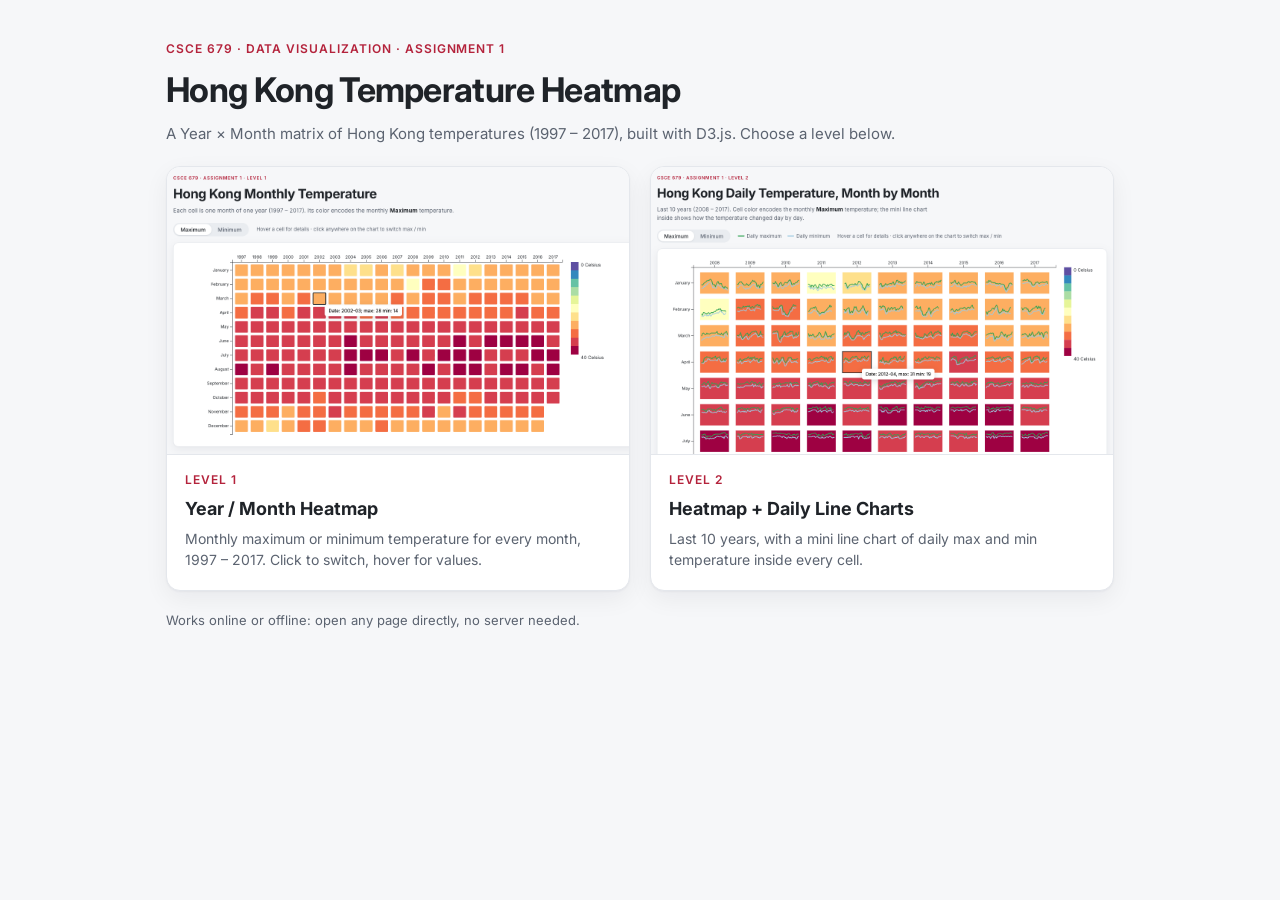
<file: index.html>
<!doctype html>
<html lang="en">
  <head>
    <meta charset="utf-8" />
    <meta name="viewport" content="width=device-width, initial-scale=1" />
    <title>HK Temperature Heatmap</title>
    <link rel="preconnect" href="https://fonts.googleapis.com" />
    <link rel="preconnect" href="https://fonts.gstatic.com" crossorigin />
    <link
      href="https://fonts.googleapis.com/css2?family=Inter:wght@400;500;600;700&display=swap"
      rel="stylesheet"
    />
    <link rel="stylesheet" href="css/style.css" />
  </head>
  <body>
    <main class="page page-narrow">
      <header class="page-header">
        <p class="eyebrow">CSCE 679 · Data Visualization · Assignment 1</p>
        <h1>Hong Kong Temperature Heatmap</h1>
        <p class="subtitle">
          A Year × Month matrix of Hong Kong temperatures (1997 – 2017), built with D3.js.
          Choose a level below.
        </p>
      </header>

      <!-- One card per level, linking to its page -->
      <section class="level-cards">
        <a class="level-card" href="level1.html">
          <img src="screenshots/level1.png" alt="Level 1 heatmap screenshot" />
          <div class="level-card-body">
            <p class="eyebrow">Level 1</p>
            <h2>Year / Month Heatmap</h2>
            <p>Monthly maximum or minimum temperature for every month, 1997 – 2017. Click to switch, hover for values.</p>
          </div>
        </a>
        <a class="level-card" href="level2.html">
          <img src="screenshots/level2.png" alt="Level 2 heatmap with mini line charts screenshot" />
          <div class="level-card-body">
            <p class="eyebrow">Level 2</p>
            <h2>Heatmap + Daily Line Charts</h2>
            <p>Last 10 years, with a mini line chart of daily max and min temperature inside every cell.</p>
          </div>
        </a>
      </section>

      <footer class="page-footer">
        <span>Works online or offline: open any page directly, no server needed.</span>
      </footer>
    </main>
  </body>
</html>
</file>
<file: css/style.css>
/* ==========================================================================
   style.css
   Page shell around the charts. Colors that encode data (cell colors,
   sparkline colors) live in js/config.js, not here; this file only styles
   the page, the axes, the tooltip and the controls.
   ========================================================================== */

/* ---- Design tokens ------------------------------------------------------- */
:root {
  --color-page: #f6f7f9;
  --color-card: #ffffff;
  --color-border: #e4e7ec;
  --color-text: #1f2328;
  --color-text-muted: #5b6370;
  --color-accent: #b4233c;         /* deep red taken from the hot end of the scale */
  --color-error-bg: #fdecee;

  /* Sparkline key swatches; overwritten from js/config.js at runtime */
  --line-max: #31a354;
  --line-min: #9ecae1;

  --font-sans: "Inter", system-ui, -apple-system, "Segoe UI", Roboto, sans-serif;
  --radius-card: 14px;
  --radius-control: 999px;
  --shadow-card: 0 1px 2px rgb(16 24 40 / 0.04), 0 8px 24px rgb(16 24 40 / 0.06);
  --page-gutter: 16px;
}

/* ---- Base ---------------------------------------------------------------- */
* { box-sizing: border-box; }

body {
  margin: 0;
  background: var(--color-page);
  color: var(--color-text);
  font-family: var(--font-sans);
  line-height: 1.5;
  -webkit-font-smoothing: antialiased;
}

code {
  font-family: ui-monospace, SFMono-Regular, Menlo, monospace;
  font-size: 0.9em;
  background: #eef0f3;
  padding: 0.1em 0.35em;
  border-radius: 4px;
}

/* ---- Page layout ---------------------------------------------------------- */
.page {
  max-width: 1240px;
  margin: 0 auto;
  padding: 40px var(--page-gutter) 32px;
}

.page-narrow { max-width: 980px; }

.page-header { margin-bottom: 20px; }

.eyebrow {
  margin: 0 0 6px;
  font-size: 12px;
  font-weight: 600;
  letter-spacing: 0.08em;
  text-transform: uppercase;
  color: var(--color-accent);
}

h1 {
  margin: 0 0 8px;
  font-size: clamp(24px, 3.2vw, 34px);
  font-weight: 700;
  letter-spacing: -0.02em;
}

.subtitle {
  margin: 0;
  max-width: 760px;
  color: var(--color-text-muted);
  font-size: 15px;
}

.subtitle strong { color: var(--color-text); }

/* ---- Toolbar: toggle, line key, hint -------------------------------------- */
.toolbar {
  display: flex;
  flex-wrap: wrap;
  align-items: center;
  gap: 12px 20px;
  margin-bottom: 16px;
}

.mode-toggle {
  display: inline-flex;
  padding: 3px;
  background: #e9ecf0;
  border-radius: var(--radius-control);
}

.mode-button {
  border: 0;
  background: transparent;
  color: var(--color-text-muted);
  font: 500 14px var(--font-sans);
  padding: 6px 16px;
  border-radius: var(--radius-control);
  cursor: pointer;
  transition: background 0.2s, color 0.2s, box-shadow 0.2s;
}

.mode-button:hover { color: var(--color-text); }

.mode-button.is-active {
  background: var(--color-card);
  color: var(--color-text);
  box-shadow: 0 1px 3px rgb(16 24 40 / 0.12);
}

.mode-button:focus-visible {
  outline: 2px solid var(--color-accent);
  outline-offset: 2px;
}

.line-key {
  display: flex;
  gap: 16px;
  margin: 0;
  padding: 0;
  list-style: none;
  font-size: 13px;
  color: var(--color-text-muted);
}

.line-key li { display: inline-flex; align-items: center; gap: 6px; }

.line-swatch {
  display: inline-block;
  width: 18px;
  height: 3px;
  border-radius: 2px;
}

.line-swatch-max { background: var(--line-max); }
.line-swatch-min { background: var(--line-min); }

.hint {
  margin: 0;
  font-size: 13px;
  color: var(--color-text-muted);
}

/* ---- Chart card ------------------------------------------------------------ */
.chart-card {
  background: var(--color-card);
  border: 1px solid var(--color-border);
  border-radius: var(--radius-card);
  box-shadow: var(--shadow-card);
  padding: 20px 16px;
}

/* Safety net: never let the chart widen the page itself. */
.chart-scroll { overflow-x: auto; }

.heatmap {
  display: block;
  width: 100%;
  height: auto;
  margin: 0 auto;
  cursor: pointer;
  user-select: none;
}

.heatmap .axis {
  font-family: var(--font-sans);
  color: var(--color-text);
}

.heatmap .legend-label {
  font-family: var(--font-sans);
  fill: var(--color-text);
}

.chart-status {
  margin: 24px 8px;
  color: var(--color-text-muted);
}

.chart-status.is-error {
  padding: 12px 14px;
  border-radius: 8px;
  background: var(--color-error-bg);
  color: var(--color-text);
}

/* ---- Tooltip --------------------------------------------------------------- */
.tooltip {
  position: fixed;
  z-index: 10;
  pointer-events: none;
  padding: 7px 10px;
  background: #ffffff;
  color: #000000;
  font: 500 12px var(--font-sans);
  white-space: nowrap;
  border-radius: 6px;
  box-shadow: 0 4px 16px rgb(16 24 40 / 0.16);
  transition: opacity 0.12s;
}

/* ---- Footer ---------------------------------------------------------------- */
.page-footer {
  display: flex;
  flex-wrap: wrap;
  justify-content: space-between;
  gap: 8px 20px;
  margin-top: 20px;
  font-size: 13px;
  color: var(--color-text-muted);
}

.level-nav { display: flex; gap: 16px; }

.level-nav a,
.level-card { color: var(--color-text); }

.level-nav a { font-weight: 500; text-decoration: none; }
.level-nav a:hover { color: var(--color-accent); }

/* ---- Landing page cards ---------------------------------------------------- */
.level-cards {
  display: grid;
  grid-template-columns: repeat(auto-fit, minmax(280px, 1fr));
  gap: 20px;
}

.level-card {
  display: flex;
  flex-direction: column;
  overflow: hidden;
  text-decoration: none;
  background: var(--color-card);
  border: 1px solid var(--color-border);
  border-radius: var(--radius-card);
  box-shadow: var(--shadow-card);
  transition: transform 0.2s, box-shadow 0.2s;
}

.level-card:hover {
  transform: translateY(-2px);
  box-shadow: 0 2px 4px rgb(16 24 40 / 0.06), 0 16px 32px rgb(16 24 40 / 0.1);
}

.level-card img {
  width: 100%;
  aspect-ratio: 16 / 10;
  object-fit: cover;
  object-position: top left;
  border-bottom: 1px solid var(--color-border);
}

.level-card-body { padding: 16px 18px 20px; }
.level-card-body h2 { margin: 0 0 6px; font-size: 18px; }
.level-card-body p:last-child { margin: 0; font-size: 14px; color: var(--color-text-muted); }
</file>
